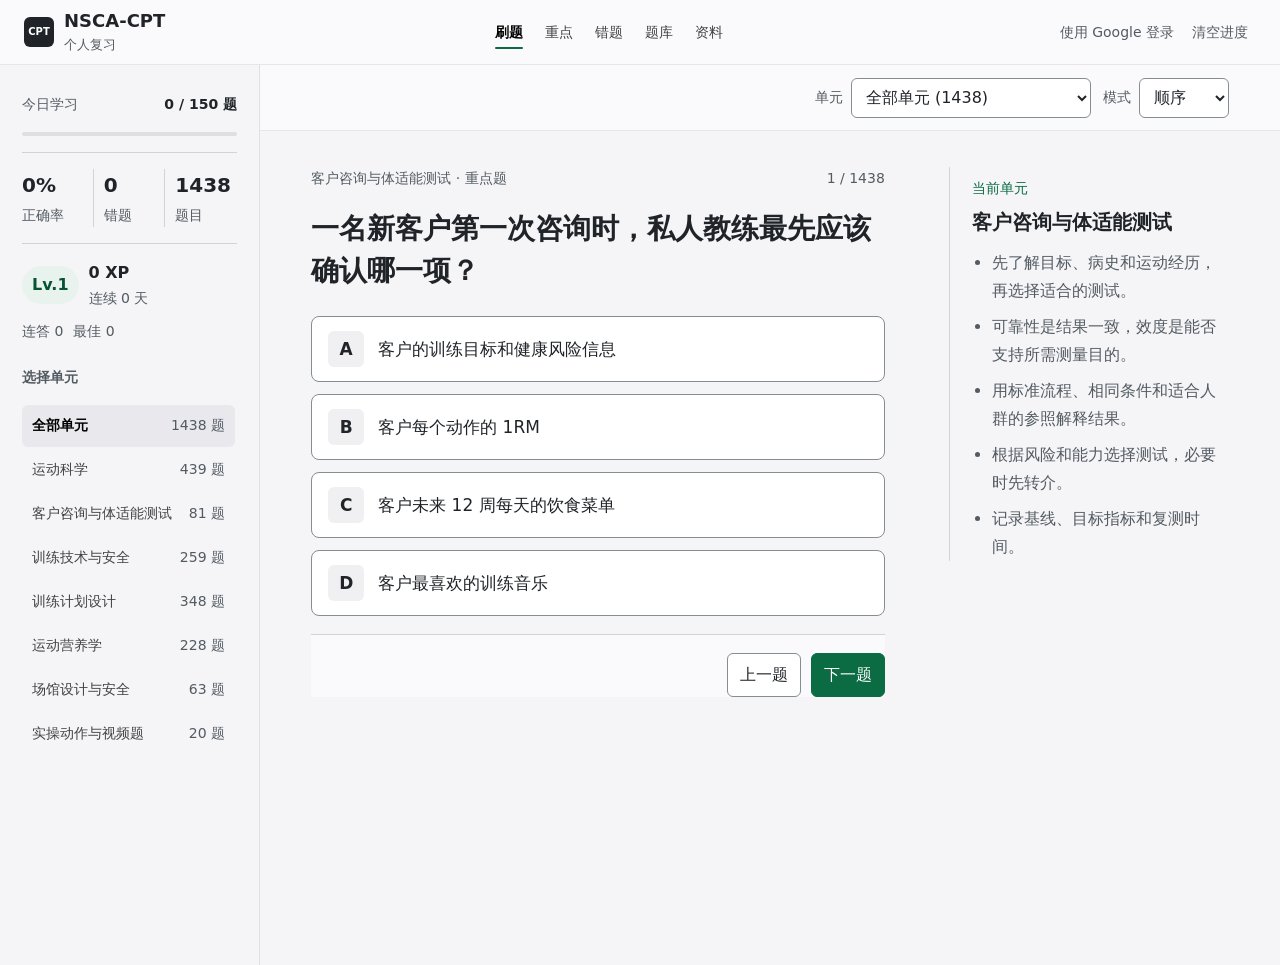
<file: index.html>
<!doctype html>
<html lang="zh-CN">
  <head>
    <meta charset="utf-8" />
    <meta name="viewport" content="width=device-width, initial-scale=1, viewport-fit=cover" />
    <meta name="theme-color" content="#f5f5f7" />
    <meta name="mobile-web-app-capable" content="yes" />
    <meta name="apple-mobile-web-app-capable" content="yes" />
    <meta name="apple-mobile-web-app-status-bar-style" content="default" />
    <title>NSCA-CPT 复习</title>
    <link rel="manifest" href="./manifest.webmanifest" />
    <link rel="icon" href="./assets/icons/icon-192.png" />
    <link rel="apple-touch-icon" href="./assets/icons/icon-192.png" />
    <link rel="stylesheet" href="./styles.css" />
    <link rel="stylesheet" href="./ui.css" />
  </head>
  <body>
    <header class="global-header">
      <div class="global-header-inner">
        <div class="brand" aria-label="NSCA-CPT 复习">
          <span class="brand-mark" aria-hidden="true">CPT</span>
          <div>
            <h1>NSCA-CPT</h1>
            <p>个人复习</p>
          </div>
        </div>

        <nav class="tabs desktop-tabs" role="tablist" aria-label="主要功能">
          <button class="tab active" type="button" data-view="quiz">刷题</button>
          <button class="tab" type="button" data-view="notes">重点</button>
          <button class="tab" type="button" data-view="wrong">错题</button>
          <button class="tab" type="button" data-view="bank">题库</button>
          <button class="tab" type="button" data-view="materials">资料</button>
        </nav>

        <div class="header-actions">
          <button id="cloudSyncBtn" class="header-action cloud-sync-button" type="button">使用 Google 登录</button>
          <button id="signOutBtn" class="header-action" type="button" hidden>退出账号</button>
          <button id="resetProgressBtn" class="header-action" type="button">清空进度</button>
        </div>
      </div>
    </header>

    <p id="cloudStatusMessage" class="cloud-status-message" role="status" hidden></p>
    <div class="app-shell">
      <aside class="sidebar" aria-label="学习概况">
        <div class="rail-heading">
          <span>今日学习</span>
          <strong id="dailyGoalText">0 / 150 题</strong>
        </div>

        <div class="goal-track" aria-hidden="true"><div id="dailyGoalFill"></div></div>

        <div class="stats-grid">
          <div><span id="accuracy">0%</span><label>正确率</label></div>
          <div><span id="wrongCount">0</span><label>错题</label></div>
          <div><span id="totalQuestions">0</span><label>题目</label></div>
        </div>

        <section class="game-panel" aria-label="连续学习记录">
          <div class="level-row">
            <span id="levelBadge" class="level-badge">Lv.1</span>
            <div><strong id="totalXp">0 XP</strong><span id="streakText">连续 0 天</span></div>
          </div>
          <div class="mini-metrics">
            <span id="comboText">连答 0</span>
            <span id="bestComboText">最佳 0</span>
          </div>
        </section>

        <div class="rail-label">选择单元</div>
        <nav id="unitNav" class="unit-nav" aria-label="单元"></nav>
      </aside>

      <main class="main-panel">
        <header class="topbar" aria-label="刷题设置">
          <div class="toolbar">
            <label>
              <span>单元</span>
              <select id="unitSelect" aria-label="选择单元"></select>
            </label>
            <label>
              <span>模式</span>
              <select id="modeSelect" aria-label="刷题模式">
                <option value="sequential">顺序</option>
                <option value="random">随机</option>
                <option value="curated">重点题</option>
                <option value="wrong">错题</option>
              </select>
            </label>
          </div>
        </header>

        <section id="quizView" class="view active">
          <div class="quiz-layout">
            <section class="question-card">
              <div class="question-meta">
                <span id="questionUnit">单元</span>
                <span id="questionProgress">0 / 0</span>
              </div>
              <h2 id="questionText"></h2>
              <img id="questionImage" class="question-image hidden" alt="" />
              <div id="choiceList" class="choice-list"></div>
              <div id="instantFeedback" class="instant-feedback hidden" aria-live="polite"></div>
              <div id="rewardToast" class="reward-toast hidden" aria-live="polite"></div>
              <div id="resultPanel" class="result-panel hidden"></div>
              <div class="question-actions">
                <button id="prevBtn" class="secondary-button" type="button">上一题</button>
                <button id="nextBtn" class="primary-button" type="button">下一题</button>
              </div>
            </section>

            <aside class="focus-panel">
              <span class="panel-eyebrow">当前单元</span>
              <h3 id="focusTitle">单元重点</h3>
              <ul id="focusPoints"></ul>
            </aside>
          </div>
        </section>

        <section id="notesView" class="view"><div id="notesGrid" class="notes-grid"></div></section>

        <section id="wrongView" class="view">
          <div class="section-head">
            <div><span class="section-eyebrow">根据你的作答自动整理</span><h2>错题本</h2></div>
            <button id="reviewWrongBtn" class="primary-button" type="button">只刷错题</button>
          </div>
          <div id="wrongList" class="list-panel"></div>
        </section>

        <section id="bankView" class="view">
          <div class="section-head bank-head">
            <div><span class="section-eyebrow">查找题干、动作或知识点</span><h2>题库检索</h2></div>
            <input id="searchInput" type="search" placeholder="搜索题干、选项或来源" />
          </div>
          <div id="bankList" class="list-panel"></div>
        </section>

        <section id="materialsView" class="view">
          <div class="section-head"><div><span class="section-eyebrow">本地复习资料</span><h2>资料读取状态</h2></div></div>
          <div id="materialsList" class="materials-list"></div>
        </section>
      </main>
    </div>

    <nav class="tabs mobile-tabs" role="tablist" aria-label="主要功能">
      <button class="tab active" type="button" data-view="quiz">刷题</button>
      <button class="tab" type="button" data-view="notes">重点</button>
      <button class="tab" type="button" data-view="wrong">错题</button>
      <button class="tab" type="button" data-view="bank">题库</button>
      <button class="tab" type="button" data-view="materials">资料</button>
    </nav>

    <script src="./cloud-config.js"></script>
    <script src="./cloud-sync.js"></script>
    <script src="./quiz-session.js"></script>
    <script src="./data.js"></script>
    <script src="./study-guides.js"></script>
    <script src="./app.js"></script>
  </body>
</html>
</file>
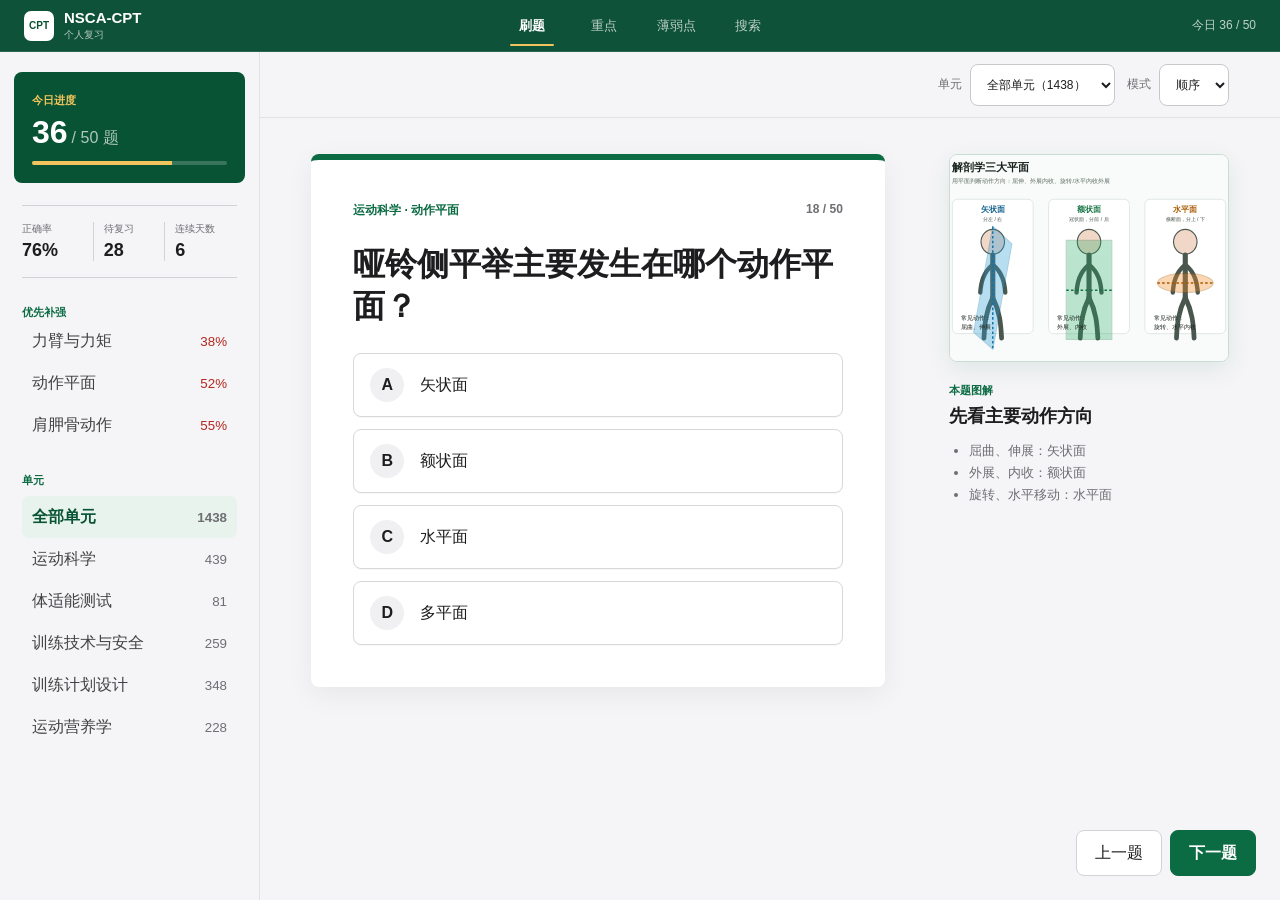
<file: prototype-v1/index.html>
<!doctype html>
<html lang="zh-CN">
<head>
  <meta charset="utf-8">
  <meta name="viewport" content="width=device-width, initial-scale=1, viewport-fit=cover">
  <meta name="theme-color" content="#f5f5f7">
  <title>NSCA-CPT 结构原型 V1</title>
  <link rel="stylesheet" href="./styles.css">
</head>
<body>
  <header class="global-header">
    <div class="header-inner">
      <a class="brand" href="#quiz" data-nav="quiz" aria-label="返回刷题">
        <span class="brand-mark">CPT</span>
        <span><strong>NSCA-CPT</strong><small>个人复习</small></span>
      </a>
      <nav class="desktop-nav" aria-label="主要功能">
        <button class="nav-item active" data-nav="quiz">刷题</button>
        <button class="nav-item" data-nav="notes">重点</button>
        <button class="nav-item" data-nav="weak">薄弱点</button>
        <button class="nav-item" data-nav="search">搜索</button>
      </nav>
      <span class="header-progress">今日 36 / 50</span>
    </div>
  </header>

  <div class="workspace">
    <aside class="study-rail">
      <section class="today-block">
        <span class="eyebrow">今日进度</span>
        <div class="goal-line"><strong>36</strong><span>/ 50 题</span></div>
        <div class="progress-track"><span></span></div>
      </section>

      <dl class="metrics">
        <div><dt>正确率</dt><dd>76%</dd></div>
        <div><dt>待复习</dt><dd>28</dd></div>
        <div><dt>连续天数</dt><dd>6</dd></div>
      </dl>

      <section class="rail-section">
        <span class="eyebrow">优先补强</span>
        <button class="weak-link"><span>力臂与力矩</span><small>38%</small></button>
        <button class="weak-link"><span>动作平面</span><small>52%</small></button>
        <button class="weak-link"><span>肩胛骨动作</span><small>55%</small></button>
      </section>

      <section class="rail-section unit-list">
        <span class="eyebrow">单元</span>
        <button class="unit active">全部单元 <small>1438</small></button>
        <button class="unit">运动科学 <small>439</small></button>
        <button class="unit">体适能测试 <small>81</small></button>
        <button class="unit">训练技术与安全 <small>259</small></button>
        <button class="unit">训练计划设计 <small>348</small></button>
        <button class="unit">运动营养学 <small>228</small></button>
      </section>
    </aside>

    <main>
      <section class="screen active" id="quizScreen" data-screen="quiz">
        <header class="context-bar">
          <label><span>单元</span><select><option>全部单元（1438）</option><option>运动科学（439）</option></select></label>
          <label><span>模式</span><select><option>顺序</option><option>随机</option><option>错题</option></select></label>
        </header>

        <div class="quiz-stage">
          <article class="question-surface" aria-live="polite">
            <header class="question-meta"><span id="questionUnit">运动科学 · 动作平面</span><span id="questionCount">18 / 50</span></header>
            <h1 id="questionText">哑铃侧平举主要发生在哪个动作平面？</h1>
            <div class="choices" id="choices"></div>
            <section class="answer-result hidden" id="answerResult"></section>
          </article>

          <aside class="context-note">
            <figure class="context-figure">
              <img id="contextImage" src="./assets/anatomical-planes.svg" alt="解剖学三大运动平面示意图">
            </figure>
            <span class="eyebrow">本题图解</span>
            <h2 id="contextTitle">先看主要动作方向</h2>
            <ul id="contextPoints">
              <li>屈曲、伸展：矢状面</li>
              <li>外展、内收：额状面</li>
              <li>旋转、水平移动：水平面</li>
            </ul>
          </aside>
        </div>
      </section>

      <section class="screen content-screen" id="notesScreen" data-screen="notes">
        <header class="page-heading"><span class="eyebrow">按考试判断顺序整理</span><h1>重点</h1><p>先理解判断规则，再记例子。</p></header>
        <div class="topic-list">
          <details open><summary><span>01</span><strong>运动科学</strong><small>6 个小单元</small></summary><div class="topic-body visual-topic"><div><h2>动作平面</h2><ul><li>矢状面：屈曲和伸展，例如深蹲、弯举。</li><li>额状面：外展、内收和侧屈，例如侧平举。</li><li>水平面：旋转和水平内收，例如胸飞鸟。</li></ul><button>练 5 道相关题</button></div><img src="./assets/anatomical-planes.svg" alt="三大运动平面图解"></div></details>
          <details><summary><span>02</span><strong>体适能测试</strong><small>5 个小单元</small></summary></details>
          <details><summary><span>03</span><strong>训练技术与安全</strong><small>7 个小单元</small></summary></details>
          <details><summary><span>04</span><strong>训练计划设计</strong><small>6 个小单元</small></summary></details>
        </div>
      </section>

      <section class="screen content-screen" id="weakScreen" data-screen="weak">
        <header class="page-heading"><span class="eyebrow">根据错题自动排序</span><h1>薄弱点</h1><p>先复习最容易失分的知识点。</p></header>
        <div class="weak-summary"><div><span>待复习</span><strong>28</strong></div><div><span>连续错</span><strong>6</strong></div><div><span>已掌握</span><strong>41</strong></div></div>
        <div class="priority-list">
          <article><span class="rank urgent">1</span><div><h2>力臂与力矩</h2><p>相关错题 8 · 正确率 38% · 连续错 3 次</p></div><button>开始 8 题</button></article>
          <article><span class="rank">2</span><div><h2>动作平面</h2><p>相关错题 5 · 正确率 52% · 容易混淆</p></div><button>开始 5 题</button></article>
          <article><span class="rank">3</span><div><h2>肩胛骨动作</h2><p>相关错题 4 · 正确率 55%</p></div><button>开始 4 题</button></article>
        </div>
      </section>

      <section class="screen content-screen" id="searchScreen" data-screen="search">
        <header class="page-heading"><span class="eyebrow">题目与知识点统一检索</span><h1>搜索</h1></header>
        <label class="search-box"><span>搜索</span><input id="searchInput" type="search" placeholder="例如：力矩、侧平举、肱三头肌"></label>
        <div class="search-empty" id="searchEmpty"><strong>快速找到不会的内容</strong><p>结果会同时显示相关知识点、题目和重点笔记。</p></div>
        <div class="search-results hidden" id="searchResults">
          <article><span class="result-type">知识点</span><h2>力臂与力矩</h2><p>力矩 = 力 × 垂直力臂</p></article>
          <article><span class="result-type">相关题</span><h2>改变哑铃与肘关节的距离，力矩会怎样变化？</h2><p>运动科学 · 生物力学</p></article>
        </div>
      </section>
    </main>
  </div>

  <div class="quiz-actions" id="quizActions">
    <button class="secondary" id="prevButton">上一题</button>
    <button class="primary" id="nextButton">下一题</button>
  </div>

  <nav class="mobile-nav" aria-label="主要功能">
    <button class="nav-item active" data-nav="quiz">刷题</button>
    <button class="nav-item" data-nav="notes">重点</button>
    <button class="nav-item" data-nav="weak">薄弱点</button>
    <button class="nav-item" data-nav="search">搜索</button>
  </nav>

  <script src="./app.js"></script>
</body>
</html>
</file>
<file: styles.css>
:root {
  --bg: #f5f7f5;
  --panel: #ffffff;
  --ink: #17201a;
  --muted: #637064;
  --line: #dfe6df;
  --accent: #1f7a5b;
  --accent-strong: #14513d;
  --accent-soft: #e4f3ed;
  --warn: #b4442f;
  --warn-soft: #fae8e4;
  --ok: #1d6f48;
  --ok-soft: #e3f4eb;
  --shadow: 0 18px 50px rgba(26, 42, 32, 0.12);
}

* {
 box-sizing: border-box;
}

html {
 -webkit-text-size-adjust: 100%;
 text-size-adjust: 100%;
}

body {
 margin: 0;
 min-height: 100vh;
 overflow-x: hidden;
 background: var(--bg);
 color: var(--ink);
 font-family:
 Inter, ui-sans-serif, system-ui, -apple-system, BlinkMacSystemFont, "Segoe UI",
 "PingFang SC", "Microsoft YaHei", sans-serif;
}

body.image-zoom-open {
 overflow: hidden;
}

button,
select,
input {
  font: inherit;
}

button {
 cursor: pointer;
 touch-action: manipulation;
}

.app-shell {
 display: grid;
 grid-template-columns: 320px minmax(0, 1fr);
 width: 100%;
 min-height: 100vh;
}

.sidebar {
 display: flex;
 flex-direction: column;
 min-width: 0;
 gap: 18px;
 padding: 22px;
 border-right: 1px solid var(--line);
 background: #fbfcfb;
}

.sidebar > * {
 min-width: 0;
}

.brand {
  display: flex;
  align-items: center;
  gap: 12px;
}

.brand img {
  width: 58px;
  height: 58px;
  border-radius: 8px;
  object-fit: cover;
  border: 1px solid var(--line);
}

.brand h1 {
  margin: 0;
  font-size: 22px;
  line-height: 1.05;
  letter-spacing: 0;
}

.brand p {
  margin: 4px 0 0;
  color: var(--muted);
  font-size: 13px;
}

.stats-grid {
  display: grid;
  grid-template-columns: repeat(3, 1fr);
  gap: 8px;
}

.stats-grid div {
  padding: 12px 10px;
  border: 1px solid var(--line);
  border-radius: 8px;
  background: var(--panel);
}

.stats-grid span {
  display: block;
  font-weight: 800;
  font-size: 20px;
}

.stats-grid label {
  display: block;
  margin-top: 2px;
  color: var(--muted);
  font-size: 12px;
}

.game-panel {
  display: grid;
  gap: 12px;
  padding: 14px;
  border: 1px solid #d4ded7;
  border-radius: 8px;
  background: #ffffff;
}

.level-row,
.goal-row,
.mini-metrics {
  display: flex;
  align-items: center;
  justify-content: space-between;
  gap: 10px;
}

.level-row {
  justify-content: flex-start;
}

.level-badge {
  display: grid;
  place-items: center;
  min-width: 58px;
  min-height: 38px;
  padding: 6px 10px;
  border: 2px solid #14513d;
  border-radius: 8px;
  background: #d8f7e5;
  color: #064d25;
  font-weight: 900;
}

.level-row strong,
.level-row span {
  display: block;
}

.level-row span:not(.level-badge),
.goal-row span,
.mini-metrics span {
  color: var(--muted);
  font-size: 13px;
}

.goal-row strong {
  color: #14513d;
  font-size: 13px;
}

.goal-track {
  height: 10px;
  overflow: hidden;
  border: 1px solid #cbd8cf;
  border-radius: 999px;
  background: #eef3ef;
}

.goal-track div {
  width: 0;
  height: 100%;
  border-radius: inherit;
  background: linear-gradient(90deg, #1f7a5b, #e0a325);
  transition: width 260ms ease;
}

.mini-metrics span {
  display: inline-flex;
  min-height: 28px;
  align-items: center;
  padding: 4px 8px;
  border: 1px solid #dbe4de;
  border-radius: 999px;
  background: #f7faf8;
}

.unit-nav {
  display: flex;
  flex-direction: column;
  gap: 6px;
  overflow: auto;
  padding-right: 2px;
}

.unit-button {
  display: grid;
  grid-template-columns: minmax(0, 1fr) auto;
  align-items: center;
  gap: 10px;
  width: 100%;
  padding: 11px 12px;
  border: 1px solid transparent;
  border-radius: 8px;
  background: transparent;
  color: var(--ink);
  text-align: left;
}

.unit-button:hover {
  background: #f0f4f0;
}

.unit-button.active {
  border-color: #b9d9ca;
  background: var(--accent-soft);
}

.unit-button strong {
  display: block;
  min-width: 0;
  overflow: hidden;
  text-overflow: ellipsis;
  white-space: nowrap;
}

.unit-button span {
  color: var(--muted);
  font-size: 12px;
}

.sidebar-footer {
  margin-top: auto;
}

.main-panel {
  display: flex;
  flex-direction: column;
  min-width: 0;
}

.topbar {
  position: sticky;
  top: 0;
  z-index: 3;
  display: flex;
  align-items: center;
  justify-content: space-between;
  gap: 16px;
  min-height: 74px;
  padding: 16px 24px;
  border-bottom: 1px solid var(--line);
  background: rgba(245, 247, 245, 0.92);
  backdrop-filter: blur(14px);
}

.tabs {
  display: flex;
  gap: 6px;
  overflow-x: auto;
}

.tab,
.ghost-button,
.secondary-button,
.primary-button {
  min-height: 38px;
  border-radius: 8px;
  border: 1px solid var(--line);
  background: var(--panel);
  color: var(--ink);
  padding: 8px 12px;
}

.tab.active,
.primary-button {
  border-color: var(--accent);
  background: var(--accent);
  color: #ffffff;
}

.primary-button:hover {
  background: var(--accent-strong);
}

.secondary-button:hover,
.ghost-button:hover,
.tab:hover {
  border-color: #b9c8bc;
  background: #f0f4f0;
}

.toolbar {
  display: flex;
  gap: 8px;
}

select,
input[type="search"] {
  min-height: 38px;
  border: 1px solid var(--line);
  border-radius: 8px;
  background: var(--panel);
  color: var(--ink);
  padding: 8px 10px;
}

input[type="search"] {
  width: min(420px, 100%);
}

.view {
  display: none;
  padding: 24px;
}

.view.active {
  display: block;
}

.quiz-layout {
  display: grid;
  grid-template-columns: minmax(0, 1fr) 340px;
  gap: 18px;
  align-items: start;
}

.question-card,
.focus-panel,
.note-card,
.list-item,
.material-item {
  border: 1px solid var(--line);
  border-radius: 8px;
  background: var(--panel);
  box-shadow: var(--shadow);
}

.question-card {
  padding: 24px;
}

.question-card.answered-correct {
  animation: correctPulse 520ms ease-out;
}

.question-card.answered-wrong {
  animation: wrongShake 420ms ease-out;
}

.question-meta {
  display: flex;
  justify-content: space-between;
  gap: 12px;
  color: var(--muted);
  font-size: 13px;
}

.instant-feedback {
  display: flex;
  align-items: center;
  justify-content: space-between;
  gap: 12px;
  margin-top: 16px;
  padding: 12px 14px;
  border-radius: 8px;
  border: 3px solid transparent;
  font-size: 15px;
  line-height: 1.45;
}

.instant-feedback strong {
  font-size: 18px;
}

.instant-feedback span {
  min-width: 0;
}

.instant-feedback.correct {
  border-color: #087a35;
  background: #d8f7e5;
  color: #064d25;
}

.instant-feedback.wrong {
  border-color: #b42318;
  background: #fde1dc;
  color: #7a160f;
}

.reward-toast {
  display: flex;
  align-items: center;
  justify-content: space-between;
  gap: 12px;
  margin-top: 10px;
  padding: 10px 12px;
  border: 2px solid #b88a17;
  border-radius: 8px;
  background: #fff5d6;
  color: #5f4300;
  line-height: 1.4;
}

.reward-toast strong {
  white-space: nowrap;
}

.reward-toast span {
  min-width: 0;
}

.reward-toast.correct {
  border-color: #0f8a4a;
  background: #e8f8ee;
  color: #064d25;
}

.reward-toast.wrong {
  border-color: #b76b22;
  background: #fff3e4;
  color: #6d3704;
}

.reward-toast.goal {
  border-color: #b88a17;
  background: #fff0bf;
  color: #5f4300;
  box-shadow: 0 0 0 3px rgba(224, 163, 37, 0.16);
}

.question-card h2 {
  margin: 18px 0;
  font-size: clamp(22px, 2.2vw, 30px);
  line-height: 1.35;
  letter-spacing: 0;
}

.question-image {
  display: block;
  width: min(100%, 720px);
  max-height: 420px;
  object-fit: contain;
  margin: 10px 0 18px;
  border: 1px solid var(--line);
  border-radius: 8px;
}

.hidden {
  display: none !important;
}

.choice-list {
  display: grid;
  gap: 10px;
}

.choice-button {
  display: grid;
  grid-template-columns: 34px minmax(0, 1fr);
  gap: 12px;
  align-items: start;
  width: 100%;
  min-height: 58px;
  padding: 12px;
  border: 1px solid var(--line);
  border-radius: 8px;
  background: #ffffff;
  color: var(--ink);
  text-align: left;
}

.choice-button:hover {
  border-color: #b5c9bc;
}

.choice-button .letter {
  display: grid;
  place-items: center;
  width: 34px;
  height: 34px;
  border-radius: 8px;
  background: #eef3ef;
  font-weight: 800;
}

.choice-button.correct {
  border: 3px solid #087a35;
  background: #d8f7e5;
  box-shadow: 0 0 0 2px rgba(8, 122, 53, 0.16);
  animation: choicePop 260ms ease-out;
}

.choice-button.wrong {
  border: 3px solid #b42318;
  background: #fde1dc;
  box-shadow: 0 0 0 2px rgba(180, 35, 24, 0.16);
  animation: choicePop 260ms ease-out;
}

.choice-button.correct .letter {
  background: #087a35;
  color: #ffffff;
}

.choice-button.wrong .letter {
  background: #b42318;
  color: #ffffff;
}

.choice-button.dimmed {
  opacity: 0.76;
}

.result-panel {
  margin-top: 18px;
  padding: 16px;
  border: 1px solid var(--line);
  border-radius: 8px;
  background: #fbfcfb;
}

.result-panel h3 {
  margin: 0 0 10px;
  font-size: 17px;
}

.diagram-panel {
  margin: 12px 0 14px;
}

.diagram-panel h4 {
  margin: 0 0 10px;
  color: #2d3a30;
  font-size: 15px;
}

.diagram-grid {
  display: grid;
  grid-template-columns: repeat(2, minmax(0, 1fr));
  gap: 10px;
}

.diagram-card {
  margin: 0;
  overflow: hidden;
  border: 1px solid #cbd8cf;
  border-radius: 8px;
  background: #ffffff;
}

.diagram-card img {
  display: block;
  width: 100%;
  max-height: 340px;
  object-fit: contain;
  background: #f8fbf9;
  border-bottom: 1px solid #dfe6df;
}

.diagram-card figcaption {
  display: grid;
  gap: 4px;
  padding: 10px 12px 12px;
  color: #2d3a30;
  font-size: 13px;
  line-height: 1.5;
}

.diagram-card figcaption strong {
  color: #17201a;
  font-size: 14px;
}

.diagram-card figcaption small {
  color: var(--muted);
  font-size: 12px;
}

.image-zoom-button {
  position: relative;
  display: block;
  width: 100%;
  margin: 0;
  padding: 0;
  border: 0;
  background: #f8fbf9;
  color: inherit;
  font: inherit;
  text-align: inherit;
  cursor: zoom-in;
}

.image-zoom-button img {
  pointer-events: none;
}

.image-zoom-button:focus-visible {
  outline: 3px solid #2c7a4b;
  outline-offset: -3px;
}

.image-zoom-hint {
  position: absolute;
  right: 8px;
  bottom: 8px;
  padding: 3px 7px;
  border-radius: 999px;
  background: rgba(23, 32, 26, 0.82);
  color: #ffffff;
  font-size: 12px;
  font-weight: 700;
  line-height: 1.3;
}

.image-zoom-modal {
  position: fixed;
  inset: 0;
  z-index: 200;
  display: grid;
  place-items: center;
  padding: 24px;
  background: rgba(10, 18, 13, 0.72);
}

.image-zoom-modal.hidden {
  display: none;
}

.image-zoom-dialog {
  display: grid;
  grid-template-rows: auto minmax(0, 1fr) auto;
  width: min(1120px, 96vw);
  max-height: 92vh;
  overflow: hidden;
  border: 1px solid rgba(255, 255, 255, 0.38);
  border-radius: 8px;
  background: #ffffff;
  box-shadow: 0 24px 80px rgba(0, 0, 0, 0.34);
}

.image-zoom-header {
  display: flex;
  align-items: center;
  justify-content: space-between;
  gap: 12px;
  padding: 14px 16px;
  border-bottom: 1px solid var(--line);
}

.image-zoom-header h2 {
  margin: 0;
  color: #17201a;
  font-size: 20px;
  line-height: 1.25;
}

.image-zoom-close {
  display: inline-flex;
  align-items: center;
  justify-content: center;
  width: 36px;
  height: 36px;
  border: 1px solid #cbd8cf;
  border-radius: 8px;
  background: #ffffff;
  color: #17201a;
  font-size: 24px;
  line-height: 1;
  cursor: pointer;
}

.image-zoom-close:focus-visible {
  outline: 3px solid #2c7a4b;
  outline-offset: 2px;
}

.image-zoom-canvas {
  display: grid;
  min-height: 0;
  place-items: center;
  padding: 18px;
  background: #f8fbf9;
}

.image-zoom-canvas img {
  display: block;
  max-width: 100%;
  max-height: 76vh;
  object-fit: contain;
}

.image-zoom-caption {
  margin: 0;
  padding: 12px 16px 16px;
  color: #2d3a30;
  font-size: 15px;
  line-height: 1.6;
}

body.image-zoom-open {
  overflow: hidden;
}

.explanation-list {
  display: grid;
  gap: 8px;
  margin: 0;
}

.explanation-row {
  display: grid;
  grid-template-columns: 28px minmax(0, 1fr);
  gap: 10px;
  align-items: start;
  padding: 10px;
  border-radius: 8px;
  background: #ffffff;
  border: 1px solid var(--line);
}

.explanation-row.correct {
  border: 2px solid #087a35;
  background: #effbf4;
}

.explanation-row.wrong {
  border: 2px solid #b42318;
  background: #fff0ee;
}

.explanation-row strong {
 color: var(--accent-strong);
}

.answer-search-panel {
 display: grid;
 gap: 10px;
 margin-top: 14px;
 padding: 12px;
 border: 1px solid #cbd8cf;
 border-radius: 8px;
 background: #f7faf8;
}

.answer-search-panel strong,
.answer-search-panel span {
 display: block;
}

.answer-search-panel span {
 margin-top: 2px;
 color: var(--muted);
 font-size: 13px;
 line-height: 1.45;
}

.answer-search-actions {
 display: flex;
 flex-wrap: wrap;
 gap: 8px;
}

.answer-search-actions a {
 text-decoration: none;
}

.answer-search-actions .secondary-button {
 display: inline-flex;
 align-items: center;
 justify-content: center;
}

.explanation-addon {
 margin: 8px 0 0;
 color: #2d3a30;
 font-size: 14px;
 line-height: 1.55;
}

.question-actions {
  display: flex;
  justify-content: flex-end;
  gap: 10px;
  margin-top: 18px;
}

@keyframes correctPulse {
  0% {
    box-shadow: 0 0 0 0 rgba(8, 122, 53, 0.35), var(--shadow);
  }
  70% {
    box-shadow: 0 0 0 10px rgba(8, 122, 53, 0), var(--shadow);
  }
  100% {
    box-shadow: var(--shadow);
  }
}

@keyframes wrongShake {
  0%,
  100% {
    transform: translateX(0);
  }
  20%,
  60% {
    transform: translateX(-6px);
  }
  40%,
  80% {
    transform: translateX(6px);
  }
}

@keyframes choicePop {
  0% {
    transform: scale(0.98);
  }
  100% {
    transform: scale(1);
  }
}

.focus-panel {
  position: sticky;
  top: 98px;
  padding: 18px;
}

.focus-panel h3,
.note-card h3 {
  margin: 0 0 12px;
  font-size: 18px;
}

.focus-panel ul,
.note-card ul {
  margin: 0;
  padding-left: 20px;
  color: #2d3a30;
  line-height: 1.65;
}

.notes-grid {
  display: grid;
  grid-template-columns: minmax(0, 1fr);
  gap: 18px;
}

.note-card {
  padding: 0;
}

.unit-guide-card {
  overflow: hidden;
}

.unit-guide-details {
  display: grid;
  gap: 16px;
  padding: 20px;
}

.unit-guide-summary {
  display: grid;
  gap: 6px;
  cursor: pointer;
  list-style-position: outside;
}

.unit-guide-summary strong {
  color: #17201a;
  font-size: 26px;
  line-height: 1.2;
}

.unit-guide-kicker {
  color: #287248;
  font-size: 12px;
  font-weight: 800;
  letter-spacing: 0.08em;
}

.note-card h4 {
  margin: 16px 0 8px;
  color: var(--muted);
  font-size: 13px;
  text-transform: uppercase;
}

.guide-block h4 {
  margin-top: 0;
}

.guide-block ul {
  margin: 0;
  padding-left: 20px;
  color: #2d3a30;
  line-height: 1.65;
}

.guide-subunits {
  display: grid;
  gap: 12px;
}

.subunit-card {
  padding: 14px 16px;
  border: 1px solid #dfe6df;
  border-radius: 8px;
  background: #fbfcfb;
}

.subunit-card summary {
  cursor: pointer;
  color: #17201a;
  font-size: 19px;
  font-weight: 800;
  line-height: 1.35;
}

.subunit-card ul {
  margin-top: 12px;
  padding-left: 22px;
}

.guide-point {
  margin: 10px 0 14px;
  font-size: 17px;
  line-height: 1.65;
}

.guide-point > span {
  display: block;
}

.point-image-grid {
  display: grid;
  grid-template-columns: repeat(2, minmax(0, 1fr));
  gap: 10px;
  margin-top: 10px;
}

.point-figure {
  margin: 0;
  overflow: hidden;
  border: 1px solid #d7e0da;
  border-radius: 8px;
  background: #ffffff;
}

.point-figure img {
  display: block;
  width: 100%;
  height: 180px;
  object-fit: contain;
  background: #f8fbf9;
  border-bottom: 1px solid #e1e8e2;
}

.point-figure figcaption {
  display: grid;
  gap: 3px;
  padding: 9px 10px 10px;
}

.point-figure strong {
  color: #17201a;
  font-size: 13px;
}

.point-figure span {
  color: var(--muted);
  font-size: 12px;
  line-height: 1.45;
}

.unit-image-grid {
  display: grid;
  grid-template-columns: repeat(2, minmax(0, 1fr));
  gap: 10px;
}

.unit-figure {
  margin: 0;
  overflow: hidden;
  border: 1px solid #d7e0da;
  border-radius: 8px;
  background: #ffffff;
}

.unit-figure img {
  display: block;
  width: 100%;
  height: 150px;
  object-fit: contain;
  background: #f8fbf9;
  border-bottom: 1px solid #e1e8e2;
}

.unit-figure figcaption {
  display: grid;
  gap: 3px;
  padding: 9px 10px 10px;
}

.unit-figure strong {
  color: #17201a;
  font-size: 13px;
}

.unit-figure span {
  color: var(--muted);
  font-size: 12px;
  line-height: 1.45;
}

.source-details {
  border-top: 1px solid #dfe6df;
  padding-top: 10px;
}

.source-details summary {
  cursor: pointer;
  color: var(--muted);
  font-size: 13px;
  font-weight: 700;
}

.source-list {
  display: flex;
  flex-wrap: wrap;
  gap: 6px;
  margin-top: 12px;
}

.pill {
  display: inline-flex;
  align-items: center;
  min-height: 26px;
  padding: 4px 8px;
  border-radius: 999px;
  border: 1px solid var(--line);
  background: #f7faf8;
  color: var(--muted);
  font-size: 12px;
}

.section-head {
  display: flex;
  align-items: center;
  justify-content: space-between;
  gap: 14px;
  margin-bottom: 14px;
}

.section-head h2 {
  margin: 0;
  font-size: 24px;
}

.list-panel,
.materials-list {
  display: grid;
  gap: 10px;
}

.list-item {
  padding: 14px;
  box-shadow: none;
}

.list-item h3 {
  margin: 0 0 8px;
  font-size: 16px;
  line-height: 1.45;
}

.list-item p {
  margin: 6px 0;
  color: var(--muted);
  font-size: 13px;
}

.item-actions {
  display: flex;
  flex-wrap: wrap;
  gap: 8px;
  margin-top: 10px;
}

.material-item {
  display: grid;
  grid-template-columns: minmax(0, 1fr) auto;
  gap: 12px;
  align-items: center;
  padding: 14px;
  box-shadow: none;
}

.material-item strong {
  display: block;
  overflow-wrap: anywhere;
}

.status {
  white-space: nowrap;
}

@media (max-width: 1180px) {
 .app-shell {
 grid-template-columns: 280px minmax(0, 1fr);
 }

 .sidebar {
 padding: 18px;
 }

 .quiz-layout {
 grid-template-columns: minmax(0, 1fr) 300px;
 }

 .question-card h2 {
 font-size: clamp(21px, 2.4vw, 28px);
 }
}

@media (max-width: 1024px) {
 .app-shell {
 grid-template-columns: 1fr;
 }

 .sidebar {
 display: grid;
 grid-template-columns: minmax(180px, 0.8fr) minmax(260px, 1.2fr);
 gap: 14px;
 padding: 16px 18px;
 border-right: 0;
 border-bottom: 1px solid var(--line);
 }

 .brand {
 min-width: 0;
 }

 .stats-grid {
 align-self: stretch;
 }

 .game-panel,
 .unit-nav,
 .sidebar-footer {
 grid-column: 1 / -1;
 }

 .game-panel {
 grid-template-columns: minmax(0, 1fr) minmax(180px, 0.7fr);
 align-items: center;
 }

 .goal-row,
 .goal-track {
 grid-column: 1 / -1;
 }

 .unit-nav {
 display: grid;
 grid-template-columns: repeat(3, minmax(0, 1fr));
 max-height: 190px;
 }

 .sidebar-footer {
 margin-top: 0;
 }

 .topbar {
 gap: 12px;
 padding: 14px 18px;
 }

 .tabs {
 flex: 1 1 auto;
 min-width: 0;
 }

 .toolbar {
 flex: 0 0 auto;
 }

 .view {
 padding: 18px;
 }

 .quiz-layout {
 grid-template-columns: 1fr;
 gap: 16px;
 }

 .focus-panel {
 position: static;
 }

 .question-card {
 padding: 22px;
 }

 .choice-button {
 min-height: 62px;
 }

 .notes-grid {
 grid-template-columns: 1fr;
 }

 .point-figure img {
 height: 220px;
 }
}

@media (max-width: 760px) {
 .sidebar,
 .view,
 .topbar {
 padding: 14px;
 }

 .sidebar {
 display: flex;
 gap: 12px;
 }

 .brand img {
 width: 48px;
 height: 48px;
 }

 .brand h1 {
 font-size: 20px;
 }

 .stats-grid {
 gap: 6px;
 }

 .stats-grid div {
 padding: 10px 8px;
 }

 .stats-grid span {
 font-size: 18px;
 }

 .game-panel {
 display: grid;
 grid-template-columns: 1fr;
 gap: 10px;
 padding: 12px;
 }

 .unit-nav {
 display: flex;
 flex-direction: row;
 gap: 8px;
 width: 100%;
 min-width: 0;
 max-height: none;
 overflow-x: auto;
 overflow-y: hidden;
 padding: 0 0 4px;
 scroll-snap-type: x proximity;
 }

 .unit-button {
 flex: 0 0 min(78vw, 260px);
 min-height: 48px;
 scroll-snap-align: start;
 }

 .topbar,
 .section-head {
 align-items: stretch;
 flex-direction: column;
 }

 .tabs {
 width: 100%;
 padding-bottom: 2px;
 }

 .tab,
 .ghost-button,
 .secondary-button,
 .primary-button,
 select,
 input[type="search"] {
 min-height: 44px;
 font-size: 16px;
 }

 .toolbar {
 display: grid;
 grid-template-columns: 1fr 1fr;
 width: 100%;
 }

 .toolbar select {
 width: 100%;
 min-width: 0;
 }

 .question-card,
 .focus-panel,
 .note-card,
 .list-item,
 .material-item {
 box-shadow: none;
 }

 .question-card {
 padding: 16px;
 }

 .question-card h2 {
 margin: 14px 0;
 font-size: 20px;
 line-height: 1.45;
 }

 .question-image {
 max-height: 300px;
 }

 .choice-list {
 gap: 9px;
 }

 .choice-button {
 grid-template-columns: 32px minmax(0, 1fr);
 gap: 10px;
 min-height: 58px;
 padding: 12px;
 line-height: 1.45;
 }

 .choice-button .letter {
 width: 32px;
 height: 32px;
 }

 .question-actions {
 display: grid;
 grid-template-columns: 1fr 1fr;
 }

 .result-panel {
 padding: 13px;
 }

 .answer-search-actions {
 display: grid;
 grid-template-columns: 1fr;
 }

 .answer-search-actions .secondary-button {
 justify-content: center;
 text-align: center;
 }

 .instant-feedback,
 .reward-toast {
 align-items: flex-start;
 flex-direction: column;
 }

 .diagram-grid,
 .point-image-grid,
 .unit-image-grid {
 grid-template-columns: 1fr;
 }

 .unit-guide-details {
 padding: 16px;
 }

 .unit-guide-summary strong {
 font-size: 22px;
 }

 .subunit-card {
 padding: 12px 14px;
 }

 .subunit-card summary {
 font-size: 18px;
 }

 .guide-point {
 font-size: 16px;
 line-height: 1.6;
 }

 .point-figure img,
 .unit-figure img {
 height: 210px;
 }

 .material-item {
 grid-template-columns: 1fr;
 }

 .status {
 white-space: normal;
 }

 .image-zoom-modal {
 padding: 0;
 }

 .image-zoom-dialog {
 width: 100vw;
 max-height: 100dvh;
 border-radius: 0;
 }

 .image-zoom-header {
 padding: 12px 14px;
 }

 .image-zoom-header h2 {
 font-size: 17px;
 }

 .image-zoom-close {
 width: 42px;
 height: 42px;
 }

 .image-zoom-canvas {
 padding: 10px;
 }

 .image-zoom-canvas img {
 max-height: calc(100dvh - 150px);
 }
}

@media (max-width: 420px) {
 .toolbar {
 grid-template-columns: 1fr;
 }

 .stats-grid label,
 .unit-button span {
 font-size: 11px;
 }

 .question-actions {
 grid-template-columns: 1fr;
 }

 .point-figure img,
 .unit-figure img {
 height: 190px;
 }
}

/* 2026 product redesign: focused study workspace */
:root {
  --bg: #f5f5f7;
  --panel: #ffffff;
  --ink: #1d1d1f;
  --muted: #6e6e73;
  --line: #d2d2d7;
  --accent: #0b6b43;
  --accent-strong: #075333;
  --accent-soft: #e8f3ed;
  --warn: #b3261e;
  --warn-soft: #fff0ee;
  --ok: #0b6b43;
  --ok-soft: #e8f5ee;
  --shadow: 0 8px 28px rgba(0, 0, 0, 0.06);
}

body {
  background: var(--bg);
  color: var(--ink);
  font-family: -apple-system, BlinkMacSystemFont, "SF Pro Text", "PingFang SC", "Helvetica Neue", sans-serif;
}

button,
select,
input {
  letter-spacing: 0;
}

button:focus-visible,
a:focus-visible,
select:focus-visible,
input:focus-visible,
summary:focus-visible {
  outline: 3px solid rgba(11, 107, 67, 0.28);
  outline-offset: 2px;
}

.global-header {
  position: sticky;
  top: 0;
  z-index: 50;
  height: 52px;
  border-bottom: 1px solid rgba(0, 0, 0, 0.08);
  background: rgba(250, 250, 252, 0.88);
  backdrop-filter: saturate(180%) blur(18px);
}

.global-header-inner {
  display: grid;
  grid-template-columns: 220px minmax(0, 1fr) 220px;
  align-items: center;
  width: min(1440px, 100%);
  height: 100%;
  margin: 0 auto;
  padding: 0 24px;
}

.brand {
  gap: 10px;
}

.brand-mark {
  display: grid;
  width: 30px;
  height: 30px;
  place-items: center;
  border-radius: 7px;
  background: var(--ink);
  color: #fff;
  font-size: 10px;
  font-weight: 800;
}

.brand h1 {
  font-size: 15px;
  font-weight: 700;
  line-height: 1.05;
}

.brand p {
  margin-top: 2px;
  font-size: 10px;
}

.desktop-tabs {
  justify-content: center;
  gap: 28px;
  overflow: visible;
}

.tab {
  position: relative;
  min-height: 44px;
  padding: 0;
  border: 0;
  border-radius: 0;
  background: transparent;
  color: #424245;
  font-size: 13px;
}

.tab:hover {
  border: 0;
  background: transparent;
  color: #000;
}

.tab.active {
  border: 0;
  background: transparent;
  color: #000;
  font-weight: 650;
}

.tab.active::after {
  position: absolute;
  right: 0;
  bottom: 5px;
  left: 0;
  height: 2px;
  border-radius: 2px;
  background: var(--accent);
  content: "";
}

.header-action {
  min-height: 36px;
  padding: 0 12px;
  border: 0;
  background: transparent;
  color: var(--muted);
  font-size: 12px;
}

.header-action:hover {
  color: var(--warn);
}

.header-actions {
  display: flex;
  justify-self: end;
  align-items: center;
  gap: 2px;
}

.cloud-sync-button[data-status="synced"] {
  color: var(--accent);
}

.cloud-sync-button[data-status="error"] {
  color: var(--warn);
}

.app-shell {
  grid-template-columns: 260px minmax(0, 1fr);
  width: min(1440px, 100%);
  margin: 0 auto;
}

.sidebar {
  position: sticky;
  top: 52px;
  height: calc(100vh - 52px);
  gap: 16px;
  padding: 28px 22px;
  border-right: 1px solid rgba(0, 0, 0, 0.08);
  background: transparent;
}

.rail-heading,
.rail-label {
  color: var(--muted);
  font-size: 12px;
}

.rail-heading {
  display: flex;
  align-items: baseline;
  justify-content: space-between;
}

.rail-heading strong {
  color: var(--ink);
  font-size: 14px;
}

.rail-label {
  margin-top: 6px;
  font-weight: 650;
}

.goal-track {
  height: 4px;
  border: 0;
  background: #dedee3;
}

.goal-track div {
  background: var(--accent);
}

.stats-grid {
  gap: 0;
  padding: 16px 0;
  border-top: 1px solid var(--line);
  border-bottom: 1px solid var(--line);
}

.stats-grid div {
  padding: 0 10px;
  border: 0;
  border-right: 1px solid var(--line);
  border-radius: 0;
  background: transparent;
}

.stats-grid div:first-child { padding-left: 0; }
.stats-grid div:last-child { padding-right: 0; border-right: 0; }
.stats-grid span { font-size: 19px; }

.game-panel {
  gap: 10px;
  padding: 0;
  border: 0;
  background: transparent;
}

.level-badge {
  min-width: 50px;
  min-height: 32px;
  border: 0;
  border-radius: 7px;
  background: var(--accent-soft);
  color: var(--accent-strong);
}

.mini-metrics {
  justify-content: flex-start;
}

.mini-metrics span {
  min-height: 24px;
  border: 0;
  background: transparent;
  padding: 0;
}

.unit-nav {
  gap: 2px;
}

.unit-button {
  min-height: 42px;
  padding: 8px 10px;
  border: 0;
  border-radius: 7px;
  color: #424245;
}

.unit-button.active {
  border: 0;
  background: #e8e8ed;
  color: #000;
}

.unit-button strong {
  font-size: 13px;
  font-weight: 600;
}

.main-panel {
  min-height: calc(100vh - 52px);
}

.topbar {
  top: 52px;
  z-index: 20;
  min-height: 66px;
  padding: 10px clamp(20px, 4vw, 52px);
  border-bottom: 1px solid rgba(0, 0, 0, 0.08);
  background: rgba(245, 245, 247, 0.9);
  backdrop-filter: saturate(180%) blur(18px);
}

.toolbar {
  width: 100%;
  justify-content: flex-end;
  gap: 12px;
}

.toolbar label {
  display: flex;
  align-items: center;
  gap: 8px;
  color: var(--muted);
  font-size: 12px;
}

select,
input[type="search"] {
  min-height: 40px;
  border-color: #c7c7cc;
  border-radius: 7px;
  background: #fff;
}

.view {
  width: min(1180px, 100%);
  margin: 0 auto;
  padding: 36px clamp(20px, 4vw, 52px) 80px;
}

.quiz-layout {
  grid-template-columns: minmax(0, 780px) minmax(220px, 280px);
  justify-content: center;
  gap: clamp(30px, 5vw, 72px);
}

.question-card {
  padding: clamp(26px, 4vw, 42px);
  border: 0;
  border-radius: 8px;
  box-shadow: var(--shadow);
}

.question-meta {
  font-size: 12px;
}

.question-card h2 {
  max-width: 26em;
  margin: 24px 0 26px;
  font-size: clamp(24px, 2.5vw, 34px);
  font-weight: 700;
  line-height: 1.32;
}

.choice-list {
  gap: 12px;
}

.choice-button {
  grid-template-columns: 38px minmax(0, 1fr);
  align-items: center;
  min-height: 64px;
  padding: 13px 16px;
  border-color: #d8d8dc;
  border-radius: 8px;
  font-size: 16px;
  line-height: 1.45;
}

.choice-button:hover {
  border-color: #8e8e93;
  background: #fafafa;
}

.choice-button .letter {
  border-radius: 50%;
  background: #f0f0f2;
}

.choice-button.correct,
.choice-button.wrong {
  border-width: 2px;
  box-shadow: none;
}

.instant-feedback,
.reward-toast {
  margin-top: 14px;
  border-width: 0;
  border-left-width: 4px;
  border-radius: 4px;
  font-size: 13px;
}

.reward-toast {
  padding: 8px 12px;
}

.result-panel {
  margin-top: 18px;
  padding: 20px 0 0;
  border: 0;
  border-top: 1px solid var(--line);
  border-radius: 0;
  background: transparent;
}

.result-heading {
  display: flex;
  align-items: center;
  gap: 10px;
  font-size: 15px;
}

.result-status {
  padding: 4px 8px;
  border-radius: 999px;
  font-size: 12px;
  font-weight: 700;
}

.result-status.correct { background: var(--ok-soft); color: var(--ok); }
.result-status.wrong { background: var(--warn-soft); color: var(--warn); }

.answer-reasons {
  margin: 14px 0 0;
  color: #424245;
  font-size: 14px;
  line-height: 1.55;
}

.answer-reasons p { margin: 7px 0; }
.answer-reasons strong { color: var(--ink); }

.answer-search-panel {
  grid-template-columns: minmax(0, 1fr) auto;
  align-items: center;
  margin-top: 16px;
  padding: 14px 0 0;
  border: 0;
  border-top: 1px solid var(--line);
  border-radius: 0;
  background: transparent;
}

.answer-search-actions {
  position: relative;
  flex-wrap: nowrap;
}

.ai-primary-button {
  display: inline-flex;
  min-height: 42px;
  align-items: center;
  justify-content: center;
  padding: 0 15px;
  border: 0;
  border-radius: 8px;
  background: var(--accent);
  color: #fff;
  cursor: pointer;
  font-size: 13px;
  font-weight: 650;
  text-decoration: none;
}

.ai-primary-button:disabled {
  cursor: wait;
  opacity: 0.65;
}

.ai-inline-answer {
  grid-column: 1 / -1;
  margin-top: 2px;
  padding: 12px;
  border: 1px solid #cbd8cf;
  border-radius: 8px;
  background: #f7faf8;
}

.ai-inline-answer > strong {
  margin-bottom: 5px;
  color: var(--accent-strong);
  font-size: 13px;
}

.ai-inline-answer [data-kimi-content] {
  color: #2d3a30;
  font-size: 14px;
  line-height: 1.55;
  white-space: pre-wrap;
}

.ai-inline-answer.error {
  border-color: #e7b8b3;
  background: #fff6f5;
}

.ai-provider-menu { position: relative; }
.ai-provider-menu summary {
  display: grid;
  min-height: 42px;
  place-items: center;
  padding: 0 12px;
  border: 1px solid var(--line);
  border-radius: 8px;
  background: #fff;
  color: #424245;
  cursor: pointer;
  font-size: 12px;
  list-style: none;
}

.ai-provider-menu summary::-webkit-details-marker { display: none; }
.ai-provider-menu > div {
  position: absolute;
  right: 0;
  z-index: 10;
  display: grid;
  width: 170px;
  margin-top: 6px;
  padding: 6px;
  border: 1px solid var(--line);
  border-radius: 8px;
  background: #fff;
  box-shadow: var(--shadow);
}

.ai-provider-menu a,
.ai-provider-menu button {
  min-height: 40px;
  padding: 10px;
  border: 0;
  border-radius: 6px;
  background: transparent;
  color: var(--ink);
  text-align: left;
  text-decoration: none;
}

.ai-provider-menu a:hover,
.ai-provider-menu button:hover { background: #f2f2f4; }

.question-actions {
  padding-top: 18px;
  border-top: 1px solid var(--line);
}

.primary-button,
.secondary-button,
.ghost-button {
  min-height: 44px;
  border-radius: 8px;
}

.primary-button {
  border-color: var(--accent);
  background: var(--accent);
}

.focus-panel {
  top: 142px;
  padding: 8px 0 0 22px;
  border: 0;
  border-left: 1px solid var(--line);
  border-radius: 0;
  background: transparent;
  box-shadow: none;
}

.panel-eyebrow,
.section-eyebrow {
  color: var(--accent);
  font-size: 11px;
  font-weight: 700;
}

.focus-panel h3 { margin-top: 6px; }
.focus-panel ul { color: var(--muted); font-size: 13px; }

.section-head {
  margin-bottom: 24px;
}

.section-head h2 {
  margin-top: 5px;
  font-size: clamp(28px, 4vw, 42px);
  line-height: 1.1;
}

.note-card,
.list-item,
.material-item {
  box-shadow: none;
}

.mobile-tabs { display: none; }

@media (max-width: 1024px) {
  .global-header-inner { grid-template-columns: 190px minmax(0, 1fr) 120px; }
  .desktop-tabs { gap: 18px; }
  .app-shell { grid-template-columns: 220px minmax(0, 1fr); }
  .sidebar { display: flex; padding: 24px 16px; }
  .unit-nav { display: flex; flex-direction: column; }
  .quiz-layout { grid-template-columns: minmax(0, 1fr); }
  .focus-panel { display: none; }
}

@media (min-width: 761px) and (max-width: 900px) {
  .app-shell { display: block; }
  .sidebar { display: none; }
  .view { max-width: 760px; }
  .question-card { padding: 36px; }
}

@media (max-width: 760px) {
  body { padding-bottom: calc(64px + env(safe-area-inset-bottom)); }
  .global-header { height: 52px; }
  .global-header-inner {
    display: flex;
    justify-content: space-between;
    padding: 0 16px;
  }
  .brand-mark { width: 28px; height: 28px; }
  .brand h1 { font-size: 14px; }
  .brand p { display: none; }
  .desktop-tabs,
  .header-action,
  .sidebar { display: none; }
  .header-actions {
    display: flex;
    margin-left: auto;
  }
  .cloud-sync-button {
    display: inline-flex;
    align-items: center;
    min-height: 34px;
    padding: 0 8px;
  }
  .app-shell { display: block; min-height: auto; }
  .main-panel { min-height: calc(100vh - 52px); }
  .topbar {
    top: 52px;
    min-height: 58px;
    padding: 8px 14px;
  }
  .toolbar {
    display: grid;
    grid-template-columns: minmax(0, 1fr) minmax(112px, 0.45fr);
    gap: 8px;
  }
  .toolbar label { display: block; }
  .toolbar label > span { display: none; }
  .toolbar select { width: 100%; min-height: 42px; font-size: 14px; }
  .view { padding: 18px 14px 150px; }
  .question-card {
    padding: 20px 0 0;
    border-radius: 0;
    background: transparent;
    box-shadow: none;
  }
  .question-card h2 {
    margin: 16px 0 20px;
    font-size: 22px;
    line-height: 1.38;
  }
  .choice-button {
    min-height: 62px;
    padding: 12px 14px;
    background: #fff;
    font-size: 16px;
  }
  .instant-feedback { padding: 10px 12px; }
  .instant-feedback span { display: none; }
  .reward-toast { display: none !important; }
  .result-panel { padding-top: 16px; }
  .result-heading { align-items: flex-start; flex-direction: column; gap: 7px; }
  .answer-reasons { font-size: 14px; }
  .answer-search-panel {
    grid-template-columns: 1fr;
    gap: 12px;
  }
  .answer-search-actions {
    display: grid;
    grid-template-columns: minmax(0, 1fr) auto;
  }
  .ai-primary-button,
  .ai-provider-menu summary { min-height: 46px; }
  .question-actions {
    position: fixed;
    right: 0;
    bottom: calc(64px + env(safe-area-inset-bottom));
    left: 0;
    z-index: 30;
    display: grid;
    grid-template-columns: 0.42fr 1fr;
    gap: 8px;
    margin: 0;
    padding: 10px 14px;
    border-top: 1px solid rgba(0, 0, 0, 0.1);
    background: rgba(250, 250, 252, 0.94);
    backdrop-filter: saturate(180%) blur(18px);
  }
  .question-actions button { min-height: 48px; }
  .mobile-tabs {
    position: fixed;
    right: 0;
    bottom: 0;
    left: 0;
    z-index: 40;
    display: grid;
    grid-template-columns: repeat(5, 1fr);
    height: calc(64px + env(safe-area-inset-bottom));
    padding: 0 8px env(safe-area-inset-bottom);
    border-top: 1px solid rgba(0, 0, 0, 0.1);
    background: rgba(250, 250, 252, 0.96);
    backdrop-filter: saturate(180%) blur(18px);
  }
  .mobile-tabs .tab { min-height: 56px; font-size: 12px; }
  .mobile-tabs .tab.active::after { bottom: 4px; left: 22%; right: 22%; }
  .section-head,
  .bank-head { align-items: stretch; flex-direction: column; }
  .section-head h2 { font-size: 32px; }
  input[type="search"] { width: 100%; min-height: 46px; font-size: 16px; }
  .unit-guide-details { padding: 16px; }
}

@media (max-width: 420px) {
  .toolbar { grid-template-columns: minmax(0, 1fr) 112px; }
  .view { padding-right: 12px; padding-left: 12px; }
}

@media (prefers-reduced-motion: reduce) {
  *, *::before, *::after {
    scroll-behavior: auto !important;
    animation-duration: 0.01ms !important;
    animation-iteration-count: 1 !important;
    transition-duration: 0.01ms !important;
  }
}
</file>
<file: ui.css>
/* Shared visual rules for the study workspace. */
:root {
  color-scheme: light;
  --ink: #202428;
  --muted: #535b62;
  --radius-control: 6px;
  --radius-content: 8px;
  --radius-pill: 999px;
  --shadow: none;
  --shadow-menu: 0 4px 16px rgb(0 0 0 / 12%);
  --shadow-modal: 0 16px 48px rgb(0 0 0 / 24%);
  --font-ui: system-ui, -apple-system, BlinkMacSystemFont, "Segoe UI",
    "PingFang SC", "Hiragino Sans GB", "Microsoft YaHei", "Noto Sans CJK SC", sans-serif;
}

body { font-family: var(--font-ui); font-size: 16px; line-height: 1.65; }
*, *::before, *::after { letter-spacing: 0; }
h1, h2, h3, h4, p, button, figcaption { overflow-wrap: anywhere; }
button, input, select, summary { line-height: 1.5; }
button:focus-visible, a:focus-visible, input:focus-visible,
select:focus-visible, summary:focus-visible { outline: 3px solid #0b6b43; outline-offset: 3px; }

.global-header { height: auto; min-height: 64px; position: relative; }
.global-header-inner {
  min-height: 64px;
  grid-template-columns: auto minmax(0, 1fr) auto;
  gap: 20px;
  padding-block: 8px;
}
.global-header, .topbar, .mobile-tabs, .question-actions {
  background: #fafafc;
  backdrop-filter: none;
  -webkit-backdrop-filter: none;
}
.topbar { top: 0; }
.sidebar { top: 0; height: 100vh; }
.brand h1 { font-size: 18px; line-height: 1.3; }
.brand p { font-size: 13px; }
.brand-mark { border-radius: var(--radius-control); }
.desktop-tabs { gap: 22px; }
.tab, .header-action { font-size: 14px; min-height: 44px; }
.header-actions { flex-wrap: wrap; justify-content: flex-end; }
.header-action { padding: 6px 8px; }
.cloud-sync-button[data-status="error"] { font-size: 16px; font-weight: 600; }
.cloud-status-message {
  margin: 0;
  padding: 16px 24px;
  border-bottom: 2px solid #b3261e;
  background: #fff0ee;
  color: #862019;
  font-size: 16px;
  font-weight: 400;
}
.toolbar label { min-width: 0; font-size: 14px; }
.toolbar select { max-width: 100%; font-size: 16px; }
.rail-heading, .rail-label, .stats-grid label, .unit-button span,
.level-row span:not(.level-badge), .mini-metrics span { font-size: 14px; }
.unit-button strong { font-size: 14px; font-weight: 500; }
.unit-button.active strong { font-weight: 700; }
.stats-grid span { font-size: 20px; font-weight: 600; font-variant-numeric: tabular-nums; }
.level-badge { font-weight: 600; border-radius: var(--radius-pill); }

.question-card { background: transparent; padding: 0; box-shadow: none; border-radius: 0; }
.question-meta { font-size: 14px; flex-wrap: wrap; }
.question-card h2 { font-size: 28px; line-height: 1.5; margin: 18px 0 24px; font-weight: 700; }
.section-head h2 { font-size: 30px; line-height: 1.4; }
.unit-guide-summary strong { font-size: 24px; line-height: 1.5; font-weight: 700; }
.focus-panel h3, .note-card h3, .subunit-card summary { font-size: 20px; line-height: 1.5; font-weight: 600; }
.note-card h4, .diagram-panel h4 { font-size: 17px; font-weight: 600; color: var(--ink); }
.panel-eyebrow, .section-eyebrow, .unit-guide-kicker { font-size: 14px; font-weight: 500; }
.focus-panel { top: 90px; }
.focus-panel ul { font-size: 16px; line-height: 1.75; }
.focus-panel li + li { margin-top: 8px; }
.list-item h3 { font-size: 18px; font-weight: 600; }
.list-item p, .source-details summary, .pill,
.diagram-card figcaption, .diagram-card figcaption small,
.point-figure span, .unit-figure span { font-size: 14px; line-height: 1.65; }

.choice-button {
  border: 1px solid #858d94;
  padding: 14px 16px;
  border-radius: var(--radius-content);
  font-size: 17px;
  line-height: 1.65;
  font-weight: 400;
}
.choice-button.correct, .choice-button.wrong { border-width: 3px; padding: 12px 14px; }
.choice-button:disabled { cursor: default; }
.choice-button.dimmed { opacity: 1; }
.choice-button:not(:disabled):hover { border-color: var(--accent); background: #f1f7f4; }
.choice-button.correct:hover { border-color: #087a35; background: #d8f7e5; }
.choice-button.wrong:hover { border-color: #b42318; background: #fde1dc; }
.choice-button .letter { width: 36px; height: 36px; border-radius: var(--radius-control); font-weight: 600; }
.instant-feedback, .reward-toast {
  flex-direction: column;
  align-items: flex-start;
  gap: 6px;
  font-size: 16px;
  line-height: 1.65;
  padding: 14px 16px;
  border-radius: var(--radius-content);
}
.instant-feedback strong { flex-shrink: 0; white-space: nowrap; font-size: 20px; font-weight: 700; }
.result-heading { align-items: flex-start; font-size: 18px; line-height: 1.6; }
.result-status { flex-shrink: 0; white-space: nowrap; font-size: 14px; border-radius: var(--radius-pill); }
.answer-reasons, .explanation-addon, .ai-inline-answer [data-kimi-content] {
  font-size: 16px; line-height: 1.8; font-weight: 400; color: var(--ink);
}
.answer-reasons p { margin: 12px 0; }
.answer-reasons strong { font-weight: 600; }
.answer-search-panel { grid-template-columns: 1fr; gap: 12px; }
.answer-search-panel > div > strong { font-size: 18px; font-weight: 600; }
.answer-search-panel span { font-size: 16px; line-height: 1.65; }
.answer-search-actions { flex-wrap: wrap; }
.ai-inline-answer > strong { font-size: 16px; font-weight: 600; }
.ai-inline-answer.error { border: 2px solid #b3261e; background: #fff0ee; }
.ai-inline-answer.error [data-kimi-content] { color: #862019; }
.ai-primary-button, .ai-provider-menu summary { font-size: 16px; min-height: 44px; }
.ai-primary-button:disabled { opacity: 1; background: #46584e; }

.primary-button, .secondary-button, .ghost-button, select, input[type="search"],
.ai-primary-button, .ai-provider-menu summary, .ai-provider-menu button,
.ai-provider-menu a, .unit-button, .image-zoom-close { border-radius: var(--radius-control); }
.secondary-button, .ghost-button, select, input[type="search"],
.ai-provider-menu summary { border-color: #858d94; }
.note-card, .list-item, .material-item, .diagram-card, .point-figure, .unit-figure,
.explanation-row, .ai-inline-answer, .question-image, .image-zoom-dialog,
.ai-provider-menu > div { border-radius: var(--radius-content); }
.goal-track, .mini-metrics span, .pill, .image-zoom-hint { border-radius: var(--radius-pill); }
.subunit-card { border: 0; border-top: 1px solid var(--line); border-radius: 0; background: transparent; padding-inline: 0; }
.ai-provider-menu > div { box-shadow: var(--shadow-menu); }
.image-zoom-dialog { box-shadow: var(--shadow-modal); }
.image-zoom-close { flex-shrink: 0; }

@media (max-width: 1100px) {
  .quiz-layout { grid-template-columns: minmax(0, 1fr); }
  .focus-panel { position: static; padding: 20px 0 0; border-left: 0; border-top: 1px solid var(--line); }
  .global-header-inner { gap: 12px; }
  .desktop-tabs { gap: 14px; }
}
@media (max-width: 760px) {
  .global-header-inner { flex-wrap: wrap; padding: 10px 14px; gap: 4px 12px; }
  .brand h1 { font-size: 16px; }
  .header-actions { min-width: 0; flex: 1 1 180px; }
  .cloud-sync-button { font-size: 14px; }
  .header-actions #signOutBtn:not([hidden]) { display: inline-flex; align-items: center; }
  .toolbar label > span { display: block; margin-bottom: 4px; }
  .toolbar select { font-size: 16px; }
  .view { padding-top: 24px; }
  .question-card h2 { font-size: 23px; line-height: 1.55; }
  .section-head h2 { font-size: 26px; }
  .instant-feedback span { display: block; }
  .reward-toast:not(.hidden) { display: flex !important; }
  .answer-reasons { font-size: 16px; }
  .mobile-tabs .tab { font-size: 14px; }
  .question-actions { position: static; margin-top: 24px; padding: 16px 0 0; background: transparent; }
  .view { padding-bottom: 40px; }
  .cloud-status-message { padding: 14px; }
  .image-zoom-dialog { border-radius: 0; }
}
@media (prefers-reduced-motion: reduce) {
  *, *::before, *::after {
    animation: none !important;
    transition: none !important;
    scroll-behavior: auto !important;
  }
}
/* Reviewed study notes keep correction text readable before the source image. */
.study-blueprint { grid-column: 1 / -1; border-bottom: 1px solid #aebbb5; padding: 16px 0 24px; }
.study-blueprint h3 { font-size: 22px; line-height: 1.4; }
.study-blueprint p, .study-scope { font-size: 16px; line-height: 1.75; color: #293b32; }
.study-scope { margin: 16px 0; }
.point-image-grid:has(.reviewed-figure) { grid-template-columns: minmax(0, 1fr); }
.reviewed-figure { width: 100%; min-width: 0; }
.reviewed-figure .figure-correction { margin: 12px 0; padding: 12px; border-left: 4px solid #95500b; background: #fff4df; color: #643409; font-size: 16px; font-weight: 500; line-height: 1.75; }
.reviewed-figure img { width: 100%; height: auto !important; max-height: none !important; object-fit: contain; }
.reviewed-figure figcaption { padding-bottom: 12px; }
.reviewed-figure figcaption strong { font-size: 17px; line-height: 1.5; }
.reviewed-figure figcaption span, .reviewed-figure a { font-size: 14px; line-height: 1.6; }
.study-blueprint a, .reviewed-figure a { color: #075b40; text-decoration: underline; overflow-wrap: anywhere; }
</file>
<file: prototype-v1/styles.css>
:root {
  --canvas: #f5f5f7;
  --surface: #ffffff;
  --ink: #1d1d1f;
  --secondary: #6e6e73;
  --line: #d2d2d7;
  --green: #0b6b43;
  --green-dark: #075333;
  --green-soft: #e7f3ec;
  --red: #b3261e;
  --red-soft: #fff0ee;
  --amber: #9a6700;
  --blue: #176b87;
  --gold: #b77a0a;
  --radius: 8px;
  --header-height: 52px;
}

* { box-sizing: border-box; }
html { color-scheme: light; -webkit-text-size-adjust: 100%; }
body {
  margin: 0;
  overflow-x: hidden;
  background: var(--canvas);
  color: var(--ink);
  font-family: -apple-system, BlinkMacSystemFont, "SF Pro Text", "PingFang SC", "Helvetica Neue", sans-serif;
}
button, input, select { font: inherit; }
button { cursor: pointer; }
button:focus-visible, input:focus-visible, select:focus-visible, summary:focus-visible, a:focus-visible {
  outline: 3px solid rgb(11 107 67 / 24%);
  outline-offset: 2px;
}
.hidden { display: none !important; }

.global-header {
  position: sticky;
  top: 0;
  z-index: 50;
  height: var(--header-height);
  border-bottom: 1px solid rgb(255 255 255 / 12%);
  background: rgb(6 75 50 / 96%);
  backdrop-filter: saturate(180%) blur(18px);
}
.header-inner {
  display: grid;
  grid-template-columns: 220px 1fr 220px;
  align-items: center;
  width: min(1440px, 100%);
  height: 100%;
  margin: auto;
  padding: 0 24px;
}
.brand { display: flex; align-items: center; gap: 10px; color: white; text-decoration: none; }
.brand-mark {
  display: grid;
  width: 30px;
  height: 30px;
  place-items: center;
  border-radius: 7px;
  background: white;
  color: var(--green-dark);
  font-size: 10px;
  font-weight: 800;
}
.brand strong, .brand small { display: block; }
.brand strong { font-size: 15px; line-height: 1; }
.brand small { margin-top: 3px; color: rgb(255 255 255 / 68%); font-size: 10px; }
.desktop-nav { display: flex; justify-content: center; gap: 28px; height: 100%; }
.nav-item {
  position: relative;
  min-width: 44px;
  min-height: 44px;
  padding: 0;
  border: 0;
  background: transparent;
  color: rgb(255 255 255 / 72%);
  font-size: 13px;
}
.nav-item.active { color: white; font-weight: 650; }
.nav-item.active::after {
  position: absolute;
  right: 0;
  bottom: 5px;
  left: 0;
  height: 2px;
  border-radius: 2px;
  background: #f2c45d;
  content: "";
}
.header-progress { justify-self: end; color: rgb(255 255 255 / 74%); font-size: 12px; }

.workspace {
  display: grid;
  grid-template-columns: 260px minmax(0, 1fr);
  width: min(1440px, 100%);
  min-height: calc(100vh - var(--header-height));
  margin: auto;
}
.study-rail {
  position: sticky;
  top: var(--header-height);
  height: calc(100vh - var(--header-height));
  overflow-y: auto;
  padding: 28px 22px;
  border-right: 1px solid rgb(0 0 0 / 8%);
}
.today-block {
  margin: -8px -8px 0;
  padding: 18px;
  border-radius: var(--radius);
  background: var(--green-dark);
  color: white;
}
.today-block .eyebrow { color: #f2c45d; }
.today-block .goal-line span { color: rgb(255 255 255 / 68%); }
.today-block .progress-track { background: rgb(255 255 255 / 20%); }
.today-block .progress-track span { background: #f2c45d; }
.eyebrow { color: var(--green); font-size: 11px; font-weight: 700; }
.goal-line { display: flex; align-items: baseline; gap: 4px; margin: 8px 0 12px; }
.goal-line strong { font-size: 32px; line-height: 1; }
.goal-line span { color: var(--secondary); }
.progress-track { height: 4px; overflow: hidden; border-radius: 2px; background: #dedee3; }
.progress-track span { display: block; width: 72%; height: 100%; background: var(--green); }
.metrics {
  display: grid;
  grid-template-columns: repeat(3, 1fr);
  margin: 22px 0;
  padding: 16px 0;
  border-top: 1px solid var(--line);
  border-bottom: 1px solid var(--line);
}
.metrics div { padding: 0 10px; border-right: 1px solid var(--line); }
.metrics div:first-child { padding-left: 0; }
.metrics div:last-child { padding-right: 0; border: 0; }
.metrics dt { color: var(--secondary); font-size: 10px; }
.metrics dd { margin: 4px 0 0; font-size: 18px; font-weight: 700; }
.rail-section { margin-top: 24px; }
.weak-link, .unit {
  display: flex;
  width: 100%;
  min-height: 42px;
  align-items: center;
  justify-content: space-between;
  padding: 8px 10px;
  border: 0;
  border-radius: 7px;
  background: transparent;
  color: #424245;
  text-align: left;
}
.weak-link:hover, .unit:hover { background: #ececef; }
.weak-link small { color: var(--red); }
.unit small { color: var(--secondary); }
.unit.active { margin-top: 8px; background: var(--green-soft); color: var(--green-dark); font-weight: 700; }

main { min-width: 0; }
.screen { display: none; }
.screen.active { display: block; }
.context-bar {
  position: sticky;
  top: var(--header-height);
  z-index: 20;
  display: flex;
  min-height: 66px;
  align-items: center;
  justify-content: flex-end;
  gap: 12px;
  padding: 10px clamp(20px, 4vw, 52px);
  border-bottom: 1px solid rgb(0 0 0 / 8%);
  background: rgb(245 245 247 / 90%);
  backdrop-filter: saturate(180%) blur(18px);
}
.context-bar label { display: flex; align-items: center; gap: 8px; color: var(--secondary); font-size: 12px; }
select, input {
  min-height: 42px;
  border: 1px solid #c7c7cc;
  border-radius: var(--radius);
  background: white;
  color: var(--ink);
  padding: 8px 12px;
}
.quiz-stage {
  display: grid;
  grid-template-columns: minmax(0, 780px) minmax(220px, 280px);
  justify-content: center;
  gap: clamp(32px, 5vw, 72px);
  padding: 36px clamp(20px, 4vw, 52px) 120px;
}
.question-surface {
  min-width: 0;
  padding: clamp(28px, 4vw, 42px);
  border-radius: var(--radius);
  background: var(--surface);
  border-top: 6px solid var(--green);
  box-shadow: 0 8px 28px rgb(0 0 0 / 6%);
}
.question-meta { display: flex; justify-content: space-between; gap: 16px; color: var(--secondary); font-size: 12px; font-weight: 600; }
.question-meta span:first-child { color: var(--green); }
.question-surface h1 { max-width: 24em; margin: 24px 0 26px; font-size: clamp(24px, 2.5vw, 34px); line-height: 1.32; }
.choices { display: grid; gap: 12px; }
.choice {
  display: grid;
  grid-template-columns: 38px minmax(0, 1fr);
  width: 100%;
  min-height: 64px;
  align-items: center;
  gap: 12px;
  padding: 12px 16px;
  border: 1px solid #d8d8dc;
  border-radius: var(--radius);
  background: white;
  color: var(--ink);
  text-align: left;
  box-shadow: 0 1px 0 rgb(0 0 0 / 3%);
}
.choice:hover { border-color: #8e8e93; background: #fafafa; }
.choice-letter { display: grid; width: 34px; height: 34px; place-items: center; border-radius: 50%; background: #f0f0f2; font-weight: 700; }
.choice.correct { border: 2px solid var(--green); background: var(--green-soft); }
.choice.wrong { border: 2px solid var(--red); background: var(--red-soft); }
.choice.correct .choice-letter { background: var(--green); color: white; }
.choice.wrong .choice-letter { background: var(--red); color: white; }
.choice.dim { opacity: .55; }
.answer-result { margin-top: 18px; padding-top: 18px; border-top: 1px solid var(--line); }
.result-heading { display: flex; align-items: center; gap: 10px; }
.status { padding: 4px 8px; border-radius: 999px; font-size: 12px; font-weight: 700; }
.status.wrong { background: var(--red-soft); color: var(--red); }
.status.correct { background: var(--green-soft); color: var(--green); }
.answer-result p { margin: 8px 0; color: #424245; font-size: 14px; line-height: 1.55; }
.ai-row { display: flex; align-items: center; justify-content: space-between; gap: 12px; margin-top: 16px; padding-top: 14px; border-top: 1px solid var(--line); }
.ai-copy strong, .ai-copy small { display: block; }
.ai-copy small { margin-top: 3px; color: var(--secondary); font-size: 12px; }
.ai-actions { display: flex; gap: 8px; }
.ai-button, .primary, .topic-body button, .priority-list button {
  display: inline-flex;
  min-height: 44px;
  align-items: center;
  justify-content: center;
  padding: 0 15px;
  border: 1px solid var(--green);
  border-radius: var(--radius);
  background: var(--green);
  color: white;
  font-weight: 650;
  text-decoration: none;
}
.provider { position: relative; }
.provider summary { display: grid; min-height: 44px; place-items: center; padding: 0 12px; border: 1px solid var(--line); border-radius: var(--radius); background: white; cursor: pointer; list-style: none; }
.provider summary::-webkit-details-marker { display: none; }
.provider-menu { position: absolute; right: 0; z-index: 10; display: grid; width: 160px; margin-top: 6px; padding: 6px; border: 1px solid var(--line); border-radius: var(--radius); background: white; box-shadow: 0 8px 28px rgb(0 0 0 / 10%); }
.provider-menu button { min-height: 40px; padding: 8px; border: 0; border-radius: 6px; background: transparent; text-align: left; }
.provider-menu button:hover { background: #f1f1f3; }
.context-note { position: sticky; top: 142px; align-self: start; padding: 0; }
.context-figure {
  margin: 0 0 18px;
  overflow: hidden;
  border: 1px solid #c9ddd2;
  border-radius: var(--radius);
  background: white;
  box-shadow: 0 8px 24px rgb(7 83 51 / 9%);
}
.context-figure img { display: block; width: 100%; aspect-ratio: 1.35; object-fit: cover; object-position: center; }
.context-note h2 { margin: 6px 0 12px; font-size: 18px; }
.context-note ul { margin: 0; padding-left: 20px; color: var(--secondary); font-size: 13px; line-height: 1.7; }

.quiz-actions { position: fixed; right: 24px; bottom: 24px; z-index: 30; display: flex; gap: 8px; }
.quiz-actions button { min-height: 46px; padding: 0 18px; border-radius: var(--radius); }
.secondary { border: 1px solid var(--line); background: white; color: var(--ink); }
.mobile-nav { display: none; }

.content-screen { width: min(960px, 100%); margin: auto; padding: 56px clamp(20px, 5vw, 64px) 100px; }
.page-heading {
  margin: 0 -24px 36px;
  padding: 28px 24px;
  border-left: 7px solid var(--green);
  border-radius: var(--radius);
  background: var(--green-soft);
}
.page-heading h1 { margin: 8px 0; font-size: clamp(38px, 6vw, 64px); line-height: 1; }
.page-heading p { margin: 0; color: var(--secondary); font-size: 17px; }
.topic-list { border-top: 1px solid var(--line); }
.topic-list details { border-bottom: 1px solid var(--line); }
.topic-list summary { display: grid; grid-template-columns: 44px 1fr auto; align-items: center; min-height: 76px; cursor: pointer; list-style: none; }
.topic-list summary::-webkit-details-marker { display: none; }
.topic-list summary span, .topic-list summary small { color: var(--secondary); font-size: 12px; }
.topic-list summary strong { font-size: 20px; }
.topic-body { padding: 0 0 28px 44px; }
.topic-body h2 { font-size: 18px; }
.topic-body li { margin: 8px 0; line-height: 1.55; }
.topic-body button { margin-top: 12px; }
.visual-topic { display: grid; grid-template-columns: minmax(0, 1fr) 320px; gap: 28px; align-items: start; }
.visual-topic img { display: block; width: 100%; border: 1px solid var(--line); border-radius: var(--radius); background: white; }
.weak-summary { display: grid; grid-template-columns: repeat(3, 1fr); margin-bottom: 34px; border-top: 1px solid var(--line); border-bottom: 1px solid var(--line); }
.weak-summary div { padding: 22px; border-right: 1px solid var(--line); }
.weak-summary div:last-child { border: 0; }
.weak-summary span, .weak-summary strong { display: block; }
.weak-summary span { color: var(--secondary); font-size: 12px; }
.weak-summary strong { margin-top: 5px; font-size: 30px; }
.priority-list { display: grid; }
.priority-list article { display: grid; grid-template-columns: 44px minmax(0, 1fr) auto; align-items: center; gap: 14px; padding: 22px 0; border-bottom: 1px solid var(--line); }
.priority-list h2 { margin: 0; font-size: 19px; }
.priority-list p { margin: 6px 0 0; color: var(--secondary); font-size: 13px; }
.rank { display: grid; width: 34px; height: 34px; place-items: center; border-radius: 7px; background: #e5f0f4; color: var(--blue); font-weight: 700; }
.rank.urgent { background: var(--red-soft); color: var(--red); }
.search-box { display: block; }
.search-box > span { display: block; margin-bottom: 8px; color: var(--secondary); font-size: 12px; }
.search-box input { width: 100%; min-height: 54px; padding: 0 16px; font-size: 17px; }
.search-empty { padding: 70px 0; text-align: center; }
.search-empty strong { font-size: 20px; }
.search-empty p { color: var(--secondary); }
.search-results { margin-top: 28px; border-top: 1px solid var(--line); }
.search-results article { padding: 22px 0; border-bottom: 1px solid var(--line); }
.search-results h2 { margin: 6px 0; font-size: 18px; }
.search-results p { margin: 0; color: var(--secondary); }
.result-type { color: var(--green); font-size: 11px; font-weight: 700; }

@media (max-width: 1024px) {
  .header-inner { grid-template-columns: 190px 1fr 120px; }
  .desktop-nav { gap: 18px; }
  .workspace { grid-template-columns: 220px minmax(0, 1fr); }
  .quiz-stage { grid-template-columns: 1fr; }
  .context-note { display: none; }
}
@media (min-width: 761px) and (max-width: 900px) {
  .workspace { display: block; }
  .study-rail { display: none; }
  .quiz-stage { display: block; }
  .question-surface { width: 100%; max-width: 720px; margin: auto; }
}
@media (max-width: 760px) {
  body { padding-bottom: calc(64px + env(safe-area-inset-bottom)); }
  .header-inner { display: flex; justify-content: space-between; padding: 0 14px; }
  .desktop-nav, .header-progress, .study-rail { display: none; }
  .workspace { display: block; min-height: auto; }
  .context-bar { top: 52px; display: grid; grid-template-columns: minmax(0, 1fr) 112px; min-height: 58px; padding: 8px 14px; }
  .context-bar label { display: block; }
  .context-bar label > span { display: none; }
  .context-bar select { width: 100%; font-size: 14px; }
  .quiz-stage { display: block; padding: 18px 12px 150px; }
  .question-surface { padding: 20px 0 0; background: transparent; box-shadow: none; }
  .question-surface { border-top-width: 4px; }
  .question-surface h1 { margin: 16px 0 20px; font-size: 22px; }
  .choice { min-height: 62px; padding: 12px 14px; background: white; }
  .result-heading { align-items: flex-start; flex-direction: column; }
  .ai-row { align-items: stretch; flex-direction: column; }
  .ai-actions { display: grid; grid-template-columns: 1fr auto; }
  .ai-button { min-height: 48px; }
  .quiz-actions { right: 0; bottom: calc(64px + env(safe-area-inset-bottom)); left: 0; display: grid; grid-template-columns: .42fr 1fr; padding: 10px 14px; border-top: 1px solid rgb(0 0 0 / 10%); background: rgb(250 250 252 / 94%); backdrop-filter: saturate(180%) blur(18px); }
  .quiz-actions button { min-height: 48px; }
  .mobile-nav { position: fixed; right: 0; bottom: 0; left: 0; z-index: 40; display: grid; grid-template-columns: repeat(4, 1fr); height: calc(64px + env(safe-area-inset-bottom)); padding: 0 8px env(safe-area-inset-bottom); border-top: 1px solid rgb(0 0 0 / 10%); background: rgb(250 250 252 / 96%); backdrop-filter: saturate(180%) blur(18px); }
  .mobile-nav .nav-item { min-height: 56px; color: var(--secondary); font-size: 12px; }
  .mobile-nav .nav-item.active { color: var(--green-dark); }
  .mobile-nav .nav-item.active::after { right: 24%; left: 24%; }
  .content-screen { padding: 32px 16px 100px; }
  .page-heading { margin: 0 0 26px; padding: 22px 18px; }
  .page-heading h1 { font-size: 42px; }
  .topic-list summary { grid-template-columns: 38px 1fr auto; }
  .topic-body { padding-left: 38px; }
  .visual-topic { display: block; }
  .visual-topic img { margin-top: 20px; }
  .weak-summary div { padding: 16px 10px; }
  .priority-list article { grid-template-columns: 36px 1fr; }
  .priority-list article button { grid-column: 2; justify-self: start; }
}
@media (prefers-reduced-motion: reduce) {
  *, *::before, *::after { animation-duration: .01ms !important; transition-duration: .01ms !important; }
}
</file>
